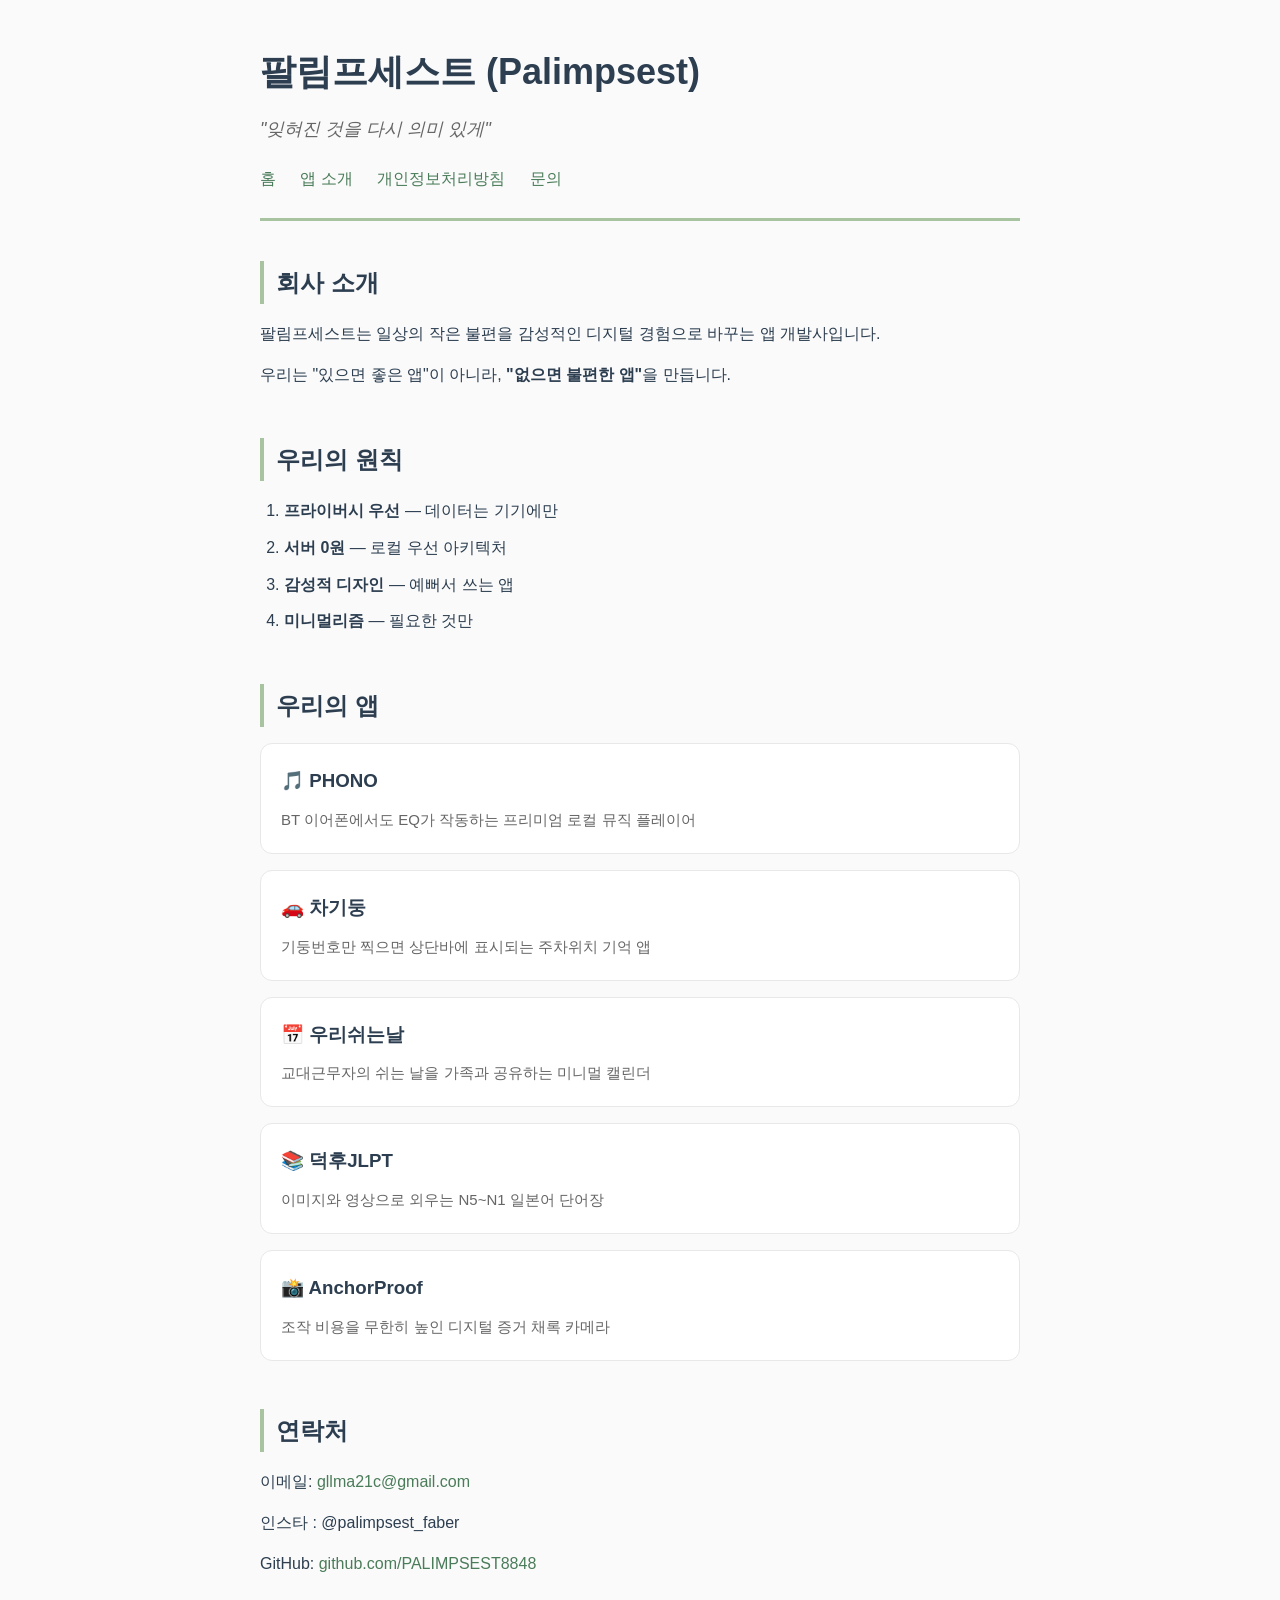
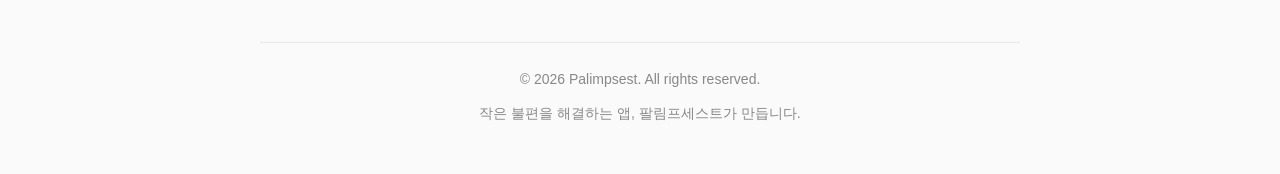
<file: index.html>
<!DOCTYPE html>
<html lang="ko">
<head>
    <meta charset="UTF-8">
    <meta name="viewport" content="width=device-width, initial-scale=1.0">
    <title>팔림프세스트 - Palimpsest</title>
    <meta name="description" content="일상의 작은 불편을 감성적인 디지털 경험으로 바꾸는 앱 개발사">
    <link rel="stylesheet" href="style.css">
</head>
<body>
    <header>
        <h1>팔림프세스트 (Palimpsest)</h1>
        <p class="tagline">"잊혀진 것을 다시 의미 있게"</p>
        <nav>
            <a href="/">홈</a>
            <a href="/apps.html">앱 소개</a>
            <a href="/privacy.html">개인정보처리방침</a>
            <a href="/contact.html">문의</a>
        </nav>
    </header>

    <main>
        <section>
            <h2>회사 소개</h2>
            <p>팔림프세스트는 일상의 작은 불편을 감성적인 디지털 경험으로 바꾸는 앱 개발사입니다.</p>
            <p>우리는 "있으면 좋은 앱"이 아니라, <strong>"없으면 불편한 앱"</strong>을 만듭니다.</p>
        </section>

        <section>
            <h2>우리의 원칙</h2>
            <ol>
                <li><strong>프라이버시 우선</strong> — 데이터는 기기에만</li>
                <li><strong>서버 0원</strong> — 로컬 우선 아키텍처</li>
                <li><strong>감성적 디자인</strong> — 예뻐서 쓰는 앱</li>
                <li><strong>미니멀리즘</strong> — 필요한 것만</li>
            </ol>
        </section>

        <section>
            <h2>우리의 앱</h2>
            <div class="app">
                <h3>🎵 PHONO</h3>
                <p>BT 이어폰에서도 EQ가 작동하는 프리미엄 로컬 뮤직 플레이어</p>
            </div>
            <div class="app">
                <h3>🚗 차기둥</h3>
                <p>기둥번호만 찍으면 상단바에 표시되는 주차위치 기억 앱</p>
            </div>
            <div class="app">
                <h3>📅 우리쉬는날</h3>
                <p>교대근무자의 쉬는 날을 가족과 공유하는 미니멀 캘린더</p>
            </div>
            <div class="app">
                <h3>📚 덕후JLPT</h3>
                <p>이미지와 영상으로 외우는 N5~N1 일본어 단어장</p>
            </div>
            <div class="app">
                <h3>📸 AnchorProof</h3>
                <p>조작 비용을 무한히 높인 디지털 증거 채록 카메라</p>
            </div>
        </section>

        <section>
            <h2>연락처</h2>
            <p>이메일: <a href="mailto:contact@palimpsest.com">gllma21c@gmail.com</a></p>
            <P>인스타 : @palimpsest_faber</a></p>
            <p>GitHub: <a href="https://github.com/PALIMPSEST8848">github.com/PALIMPSEST8848</a></p>
        </section>
    </main>

    <footer>
        <p>© 2026 Palimpsest. All rights reserved.</p>
        <p>작은 불편을 해결하는 앱, 팔림프세스트가 만듭니다.</p>
    </footer>
</body>
</html>
</file>
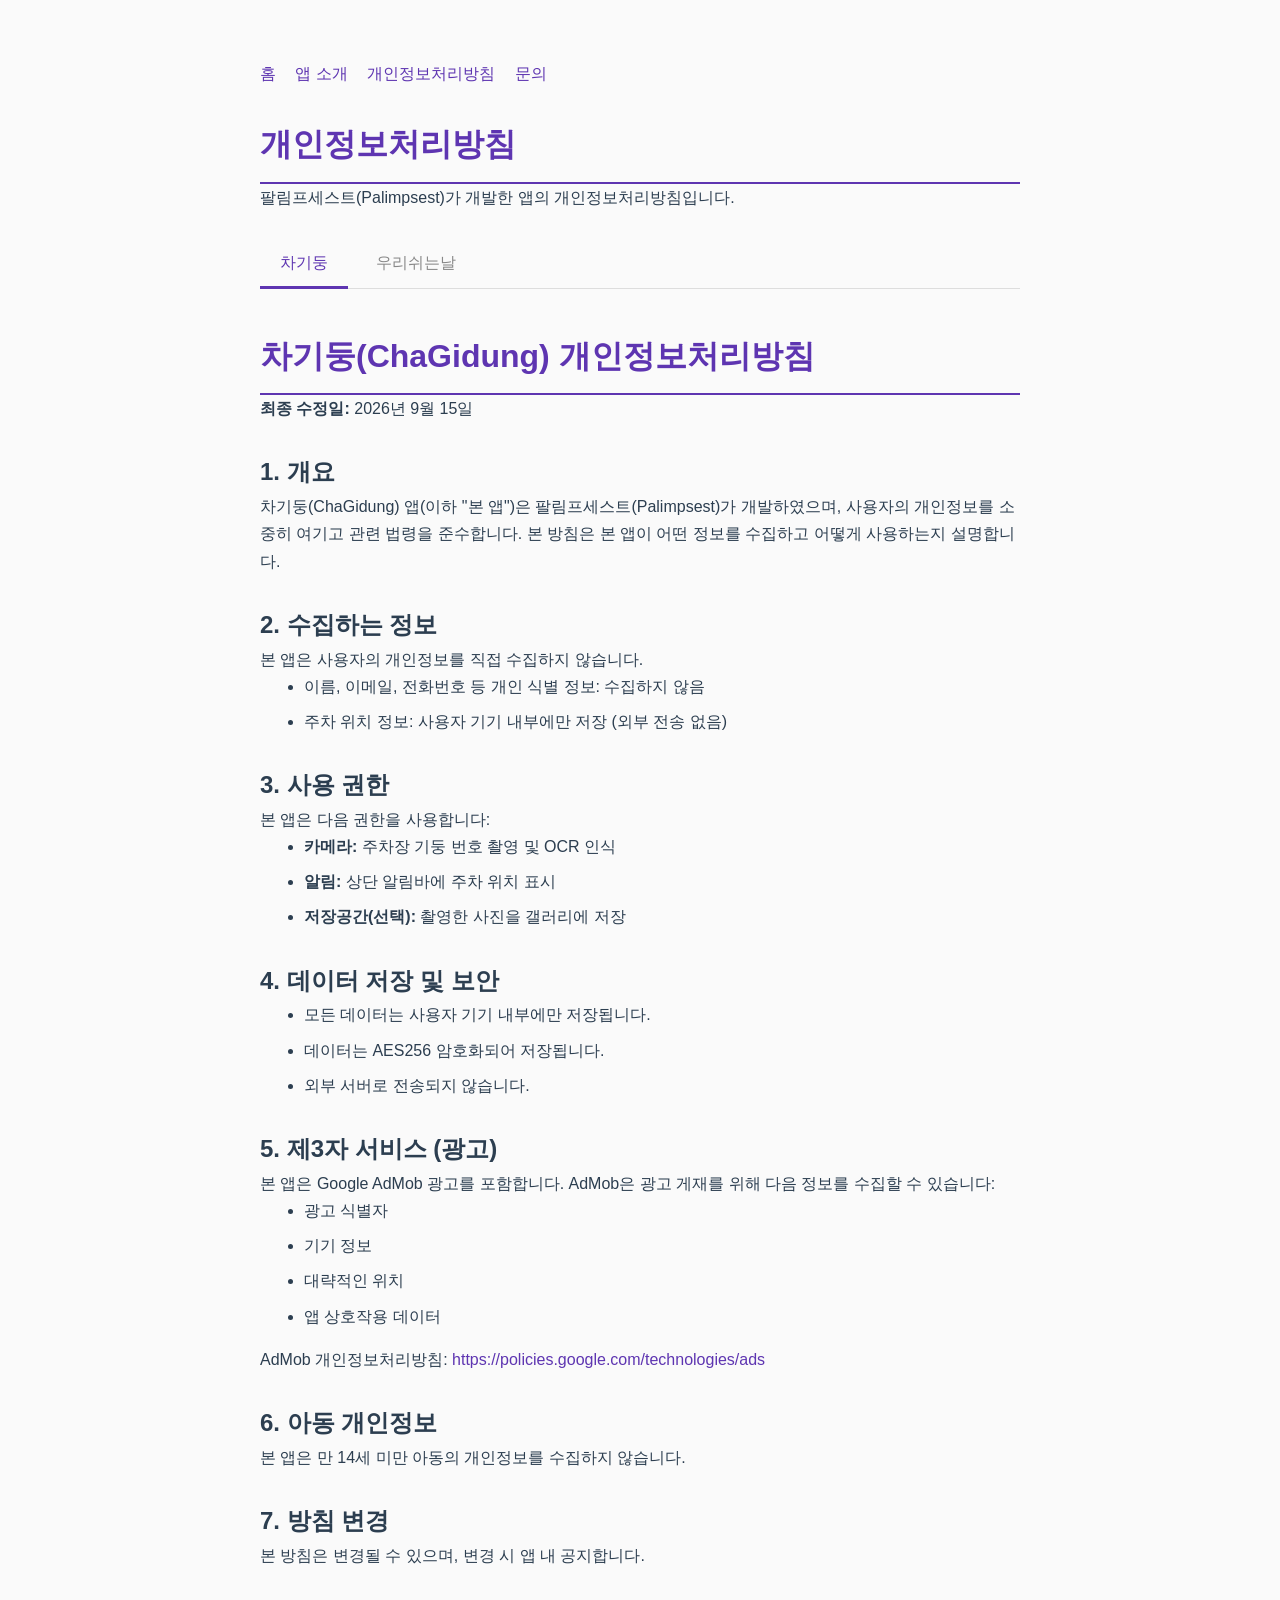
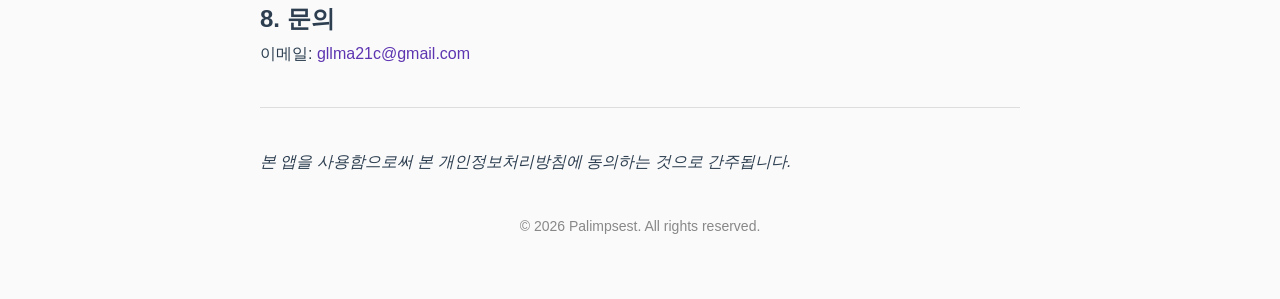
<file: privacy.html>
<!DOCTYPE html>
<html lang="ko">
<head>
    <meta charset="UTF-8">
    <meta name="viewport" content="width=device-width, initial-scale=1.0">
    <title>개인정보처리방침 | Palimpsest</title>
    <link rel="stylesheet" href="/style.css">
    <style>
        body { font-family: -apple-system, BlinkMacSystemFont, "Segoe UI", "Malgun Gothic", sans-serif; max-width: 800px; margin: 40px auto; padding: 20px; line-height: 1.7; color: #2C3E50; background: #FAFAFA; }
        h1 { color: #5E35B1; border-bottom: 2px solid #5E35B1; padding-bottom: 10px; }
        h2 { color: #2C3E50; margin-top: 30px; }
        h3 { color: #2C3E50; margin-top: 24px; }
        ul { padding-left: 20px; }
        a { color: #5E35B1; }
        hr { margin: 40px 0; border: none; border-top: 1px solid #ddd; }
        .nav { margin-bottom: 30px; }
        .nav a { margin-right: 15px; text-decoration: none; }
        .footer { margin-top: 40px; color: #888; font-size: 14px; text-align: center; }

        /* 앱 선택 탭 */
        .app-tabs {
            display: flex;
            gap: 8px;
            margin: 30px 0 40px 0;
            border-bottom: 1px solid #ddd;
        }
        .app-tab {
            padding: 12px 20px;
            cursor: pointer;
            border: none;
            background: none;
            font-size: 16px;
            font-weight: 500;
            color: #888;
            border-bottom: 3px solid transparent;
            margin-bottom: -1px;
            transition: all 0.2s;
        }
        .app-tab:hover { color: #5E35B1; }
        .app-tab.active {
            color: #5E35B1;
            border-bottom-color: #5E35B1;
        }

        /* 앱 콘텐츠 */
        .app-content { display: none; }
        .app-content.active { display: block; }

        /* 우리쉬는날 전용 색상 포인트 */
        .app-content[data-app="woori"] h2 {
            color: #A8C3A0;
        }
        .app-content[data-app="woori"] a {
            color: #8BA888;
        }
        .app-content[data-app="woori"] .updated {
            color: #5A5A55;
        }
    </style>
</head>
<body>
    <div class="nav">
        <a href="/">홈</a>
        <a href="/#apps">앱 소개</a>
        <a href="/privacy.html">개인정보처리방침</a>
        <a href="/#contact">문의</a>
    </div>

    <h1>개인정보처리방침</h1>
    <p>팔림프세스트(Palimpsest)가 개발한 앱의 개인정보처리방침입니다.</p>

    <!-- ⭐ 앱 선택 탭 -->
    <div class="app-tabs">
        <button class="app-tab active" data-target="chagidung">차기둥</button>
        <button class="app-tab" data-target="woori">우리쉬는날</button>
    </div>

    <!-- ================================================== -->
    <!-- 차기둥 -->
    <!-- ================================================== -->
    <div class="app-content active" data-app="chagidung" id="chagidung">
        <h1>차기둥(ChaGidung) 개인정보처리방침</h1>
        <p><strong>최종 수정일:</strong> 2026년 9월 15일</p>

        <h2>1. 개요</h2>
        <p>차기둥(ChaGidung) 앱(이하 "본 앱")은 팔림프세스트(Palimpsest)가 개발하였으며, 사용자의 개인정보를 소중히 여기고 관련 법령을 준수합니다. 본 방침은 본 앱이 어떤 정보를 수집하고 어떻게 사용하는지 설명합니다.</p>

        <h2>2. 수집하는 정보</h2>
        <p>본 앱은 사용자의 개인정보를 직접 수집하지 않습니다.</p>
        <ul>
            <li>이름, 이메일, 전화번호 등 개인 식별 정보: 수집하지 않음</li>
            <li>주차 위치 정보: 사용자 기기 내부에만 저장 (외부 전송 없음)</li>
        </ul>

        <h2>3. 사용 권한</h2>
        <p>본 앱은 다음 권한을 사용합니다:</p>
        <ul>
            <li><strong>카메라:</strong> 주차장 기둥 번호 촬영 및 OCR 인식</li>
            <li><strong>알림:</strong> 상단 알림바에 주차 위치 표시</li>
            <li><strong>저장공간(선택):</strong> 촬영한 사진을 갤러리에 저장</li>
        </ul>

        <h2>4. 데이터 저장 및 보안</h2>
        <ul>
            <li>모든 데이터는 사용자 기기 내부에만 저장됩니다.</li>
            <li>데이터는 AES256 암호화되어 저장됩니다.</li>
            <li>외부 서버로 전송되지 않습니다.</li>
        </ul>

        <h2>5. 제3자 서비스 (광고)</h2>
        <p>본 앱은 Google AdMob 광고를 포함합니다. AdMob은 광고 게재를 위해 다음 정보를 수집할 수 있습니다:</p>
        <ul>
            <li>광고 식별자</li>
            <li>기기 정보</li>
            <li>대략적인 위치</li>
            <li>앱 상호작용 데이터</li>
        </ul>
        <p>AdMob 개인정보처리방침: <a href="https://policies.google.com/technologies/ads" target="_blank">https://policies.google.com/technologies/ads</a></p>

        <h2>6. 아동 개인정보</h2>
        <p>본 앱은 만 14세 미만 아동의 개인정보를 수집하지 않습니다.</p>

        <h2>7. 방침 변경</h2>
        <p>본 방침은 변경될 수 있으며, 변경 시 앱 내 공지합니다.</p>

        <h2>8. 문의</h2>
        <p>이메일: <a href="mailto:gllma21c@gmail.com">gllma21c@gmail.com</a></p>

        <hr>
        <p><em>본 앱을 사용함으로써 본 개인정보처리방침에 동의하는 것으로 간주됩니다.</em></p>
    </div>

    <!-- ================================================== -->
    <!-- 우리쉬는날 -->
    <!-- ================================================== -->
    <div class="app-content" data-app="woori" id="woori">
        <h1>우리쉬는날 개인정보처리방침</h1>
        <p><strong>최종 수정일:</strong> 2026년 9월 18일</p>

        <h2>1. 개요</h2>
        <p>우리쉬는날 앱(이하 "본 앱")은 팔림프세스트(Palimpsest)가 개발한 교대근무자용 캘린더 앱입니다. 본 앱은 사용자의 개인정보를 소중히 여기고 관련 법령을 준수합니다. 본 방침은 본 앱이 어떤 정보를 수집하고 어떻게 사용하는지 설명합니다.</p>

        <h2>2. 수집하는 정보</h2>
        <p>본 앱은 사용자의 개인정보를 직접 수집하지 않습니다.</p>
        <ul>
            <li>이름, 이메일, 전화번호 등 개인 식별 정보: 수집하지 않음</li>
            <li>근무 패턴, 근무 시작일, 개별 날짜 수정 내역: 사용자 기기 내부에만 저장 (외부 전송 없음)</li>
            <li>앱 설정 (다크모드, 접근성 모드 등): 사용자 기기 내부에만 저장</li>
        </ul>

        <h2>3. 사용 권한</h2>
        <p>본 앱은 다음 권한을 사용합니다:</p>
        <ul>
            <li><strong>알림(선택):</strong> 근무별 알람 (주간/야간 등)</li>
            <li><strong>저장공간(선택):</strong> 쉬는 날 이미지를 공유하기 위한 임시 저장</li>
        </ul>

        <h2>4. 데이터 저장 및 보안</h2>
        <ul>
            <li>모든 데이터는 사용자 기기 내부에만 저장됩니다.</li>
            <li>외부 서버로 전송되지 않습니다.</li>
            <li>서버를 운영하지 않으므로 클라우드 백업 기능이 없습니다.</li>
            <li>앱 삭제 시 모든 로컬 데이터가 함께 삭제됩니다.</li>
        </ul>

        <h2>5. 제3자 서비스 (광고)</h2>
        <p>본 앱은 Google AdMob 광고를 포함합니다. AdMob은 광고 게재를 위해 다음 정보를 수집할 수 있습니다:</p>
        <ul>
            <li>광고 식별자</li>
            <li>기기 정보</li>
            <li>대략적인 위치</li>
            <li>앱 상호작용 데이터</li>
        </ul>
        <p>AdMob 개인정보처리방침: <a href="https://policies.google.com/technologies/ads" target="_blank">https://policies.google.com/technologies/ads</a></p>

        <h2>6. 이미지 공유 기능</h2>
        <p>본 앱의 "쉬는 날 공유" 기능은 사용자가 생성한 이미지를 카카오톡, 문자 등 외부 앱으로 전송합니다. 이 과정에서 본 앱은 이미지를 서버에 저장하거나 수집하지 않으며, 공유는 사용자의 기기에서 시스템 공유 기능을 통해 이루어집니다.</p>

        <h2>7. 아동 개인정보</h2>
        <p>본 앱은 만 14세 미만 아동의 개인정보를 수집하지 않습니다.</p>

        <h2>8. 방침 변경</h2>
        <p>본 방침은 변경될 수 있으며, 변경 시 앱 내 공지합니다.</p>

        <h2>9. 문의</h2>
        <p>이메일: <a href="mailto:gllma21c@gmail.com">gllma21c@gmail.com</a></p>

        <hr>
        <p><em>본 앱을 사용함으로써 본 개인정보처리방침에 동의하는 것으로 간주됩니다.</em></p>
    </div>

    <div class="footer">
        © 2026 Palimpsest. All rights reserved.
    </div>

    <!-- ⭐ 탭 전환 스크립트 -->
    <script>
        const tabs = document.querySelectorAll('.app-tab');
        const contents = document.querySelectorAll('.app-content');

        tabs.forEach(tab => {
            tab.addEventListener('click', () => {
                const target = tab.dataset.target;

                // 탭 활성화
                tabs.forEach(t => t.classList.remove('active'));
                tab.classList.add('active');

                // 콘텐츠 전환
                contents.forEach(c => {
                    c.classList.toggle('active', c.dataset.app === target);
                });

                // URL 해시 업데이트 (딥링크 지원)
                history.replaceState(null, '', '#' + target);
            });
        });

        // URL 해시로 초기 탭 결정
        const hash = window.location.hash.replace('#', '');
        if (hash === 'woori' || hash === 'chagidung') {
            const targetTab = document.querySelector(`.app-tab[data-target="${hash}"]`);
            if (targetTab) targetTab.click();
        }
    </script>
</body>
</html>
</file>
<file: style.css>
* {
    margin: 0;
    padding: 0;
    box-sizing: border-box;
}

body {
    font-family: -apple-system, BlinkMacSystemFont, 'Segoe UI', 'Pretendard', sans-serif;
    max-width: 800px;
    margin: 0 auto;
    padding: 40px 20px;
    line-height: 1.8;
    color: #2C3E50;
    background: #FAFAFA;
}

header {
    border-bottom: 3px solid #A8C3A0;
    padding-bottom: 24px;
    margin-bottom: 40px;
}

header h1 {
    color: #2C3E50;
    font-size: 36px;
    margin-bottom: 8px;
}

.tagline {
    font-style: italic;
    color: #666;
    font-size: 18px;
    margin-bottom: 20px;
}

nav a {
    margin-right: 20px;
    color: #4A7C59;
    text-decoration: none;
    font-weight: 500;
    transition: color 0.2s;
}

nav a:hover {
    color: #A8C3A0;
    text-decoration: underline;
}

section {
    margin-bottom: 48px;
}

section h2 {
    color: #2C3E50;
    font-size: 24px;
    margin-bottom: 16px;
    border-left: 4px solid #A8C3A0;
    padding-left: 12px;
}

section p {
    margin-bottom: 12px;
}

ol, ul {
    margin-left: 24px;
    margin-bottom: 16px;
}

ol li, ul li {
    margin-bottom: 8px;
}

.app {
    background: white;
    padding: 20px;
    margin-bottom: 16px;
    border-radius: 12px;
    border: 1px solid #E8E8E8;
    transition: transform 0.2s, box-shadow 0.2s;
}

.app:hover {
    transform: translateY(-2px);
    box-shadow: 0 4px 12px rgba(0, 0, 0, 0.08);
}

.app h3 {
    color: #2C3E50;
    margin-bottom: 8px;
}

.app p {
    color: #666;
    font-size: 15px;
    margin: 0;
}

a {
    color: #4A7C59;
    text-decoration: none;
}

a:hover {
    text-decoration: underline;
}

footer {
    margin-top: 64px;
    padding-top: 24px;
    border-top: 1px solid #E8E8E8;
    color: #888;
    font-size: 14px;
    text-align: center;
}

footer p {
    margin-bottom: 8px;
}
</file>
